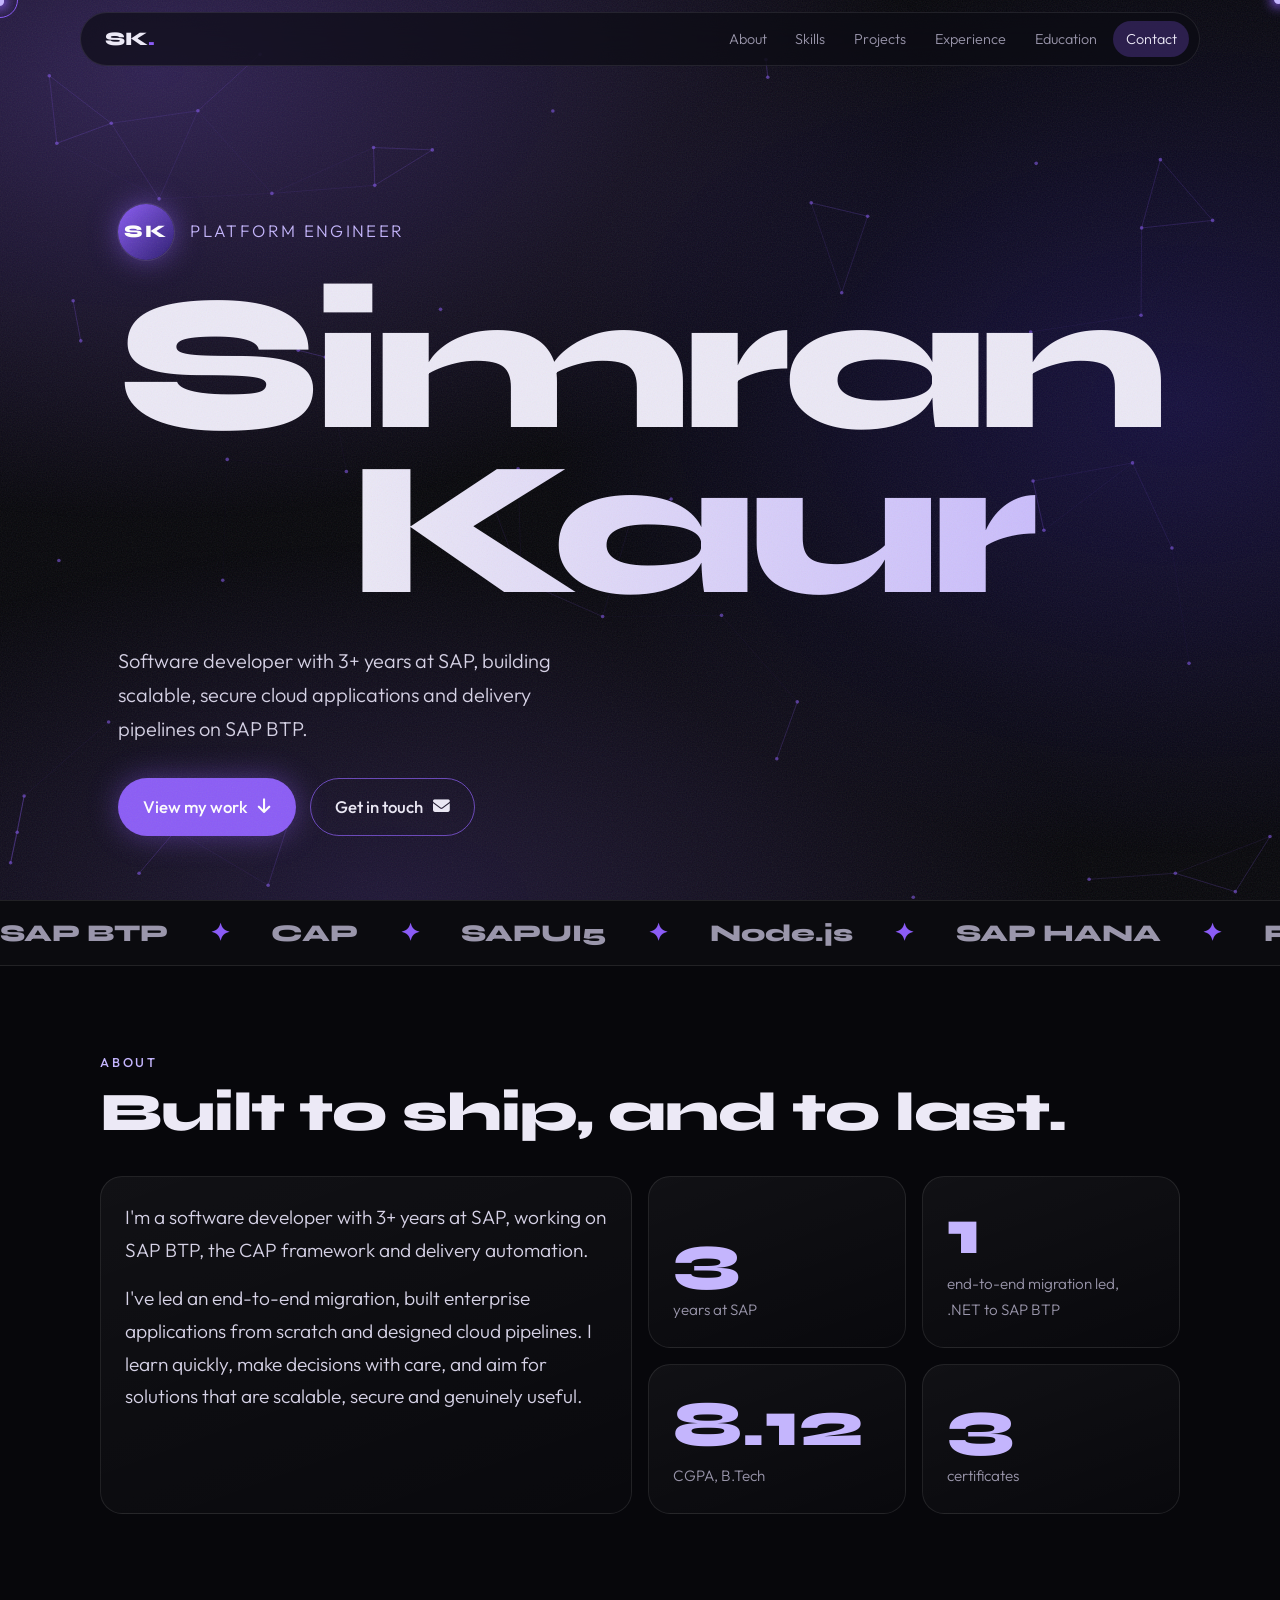
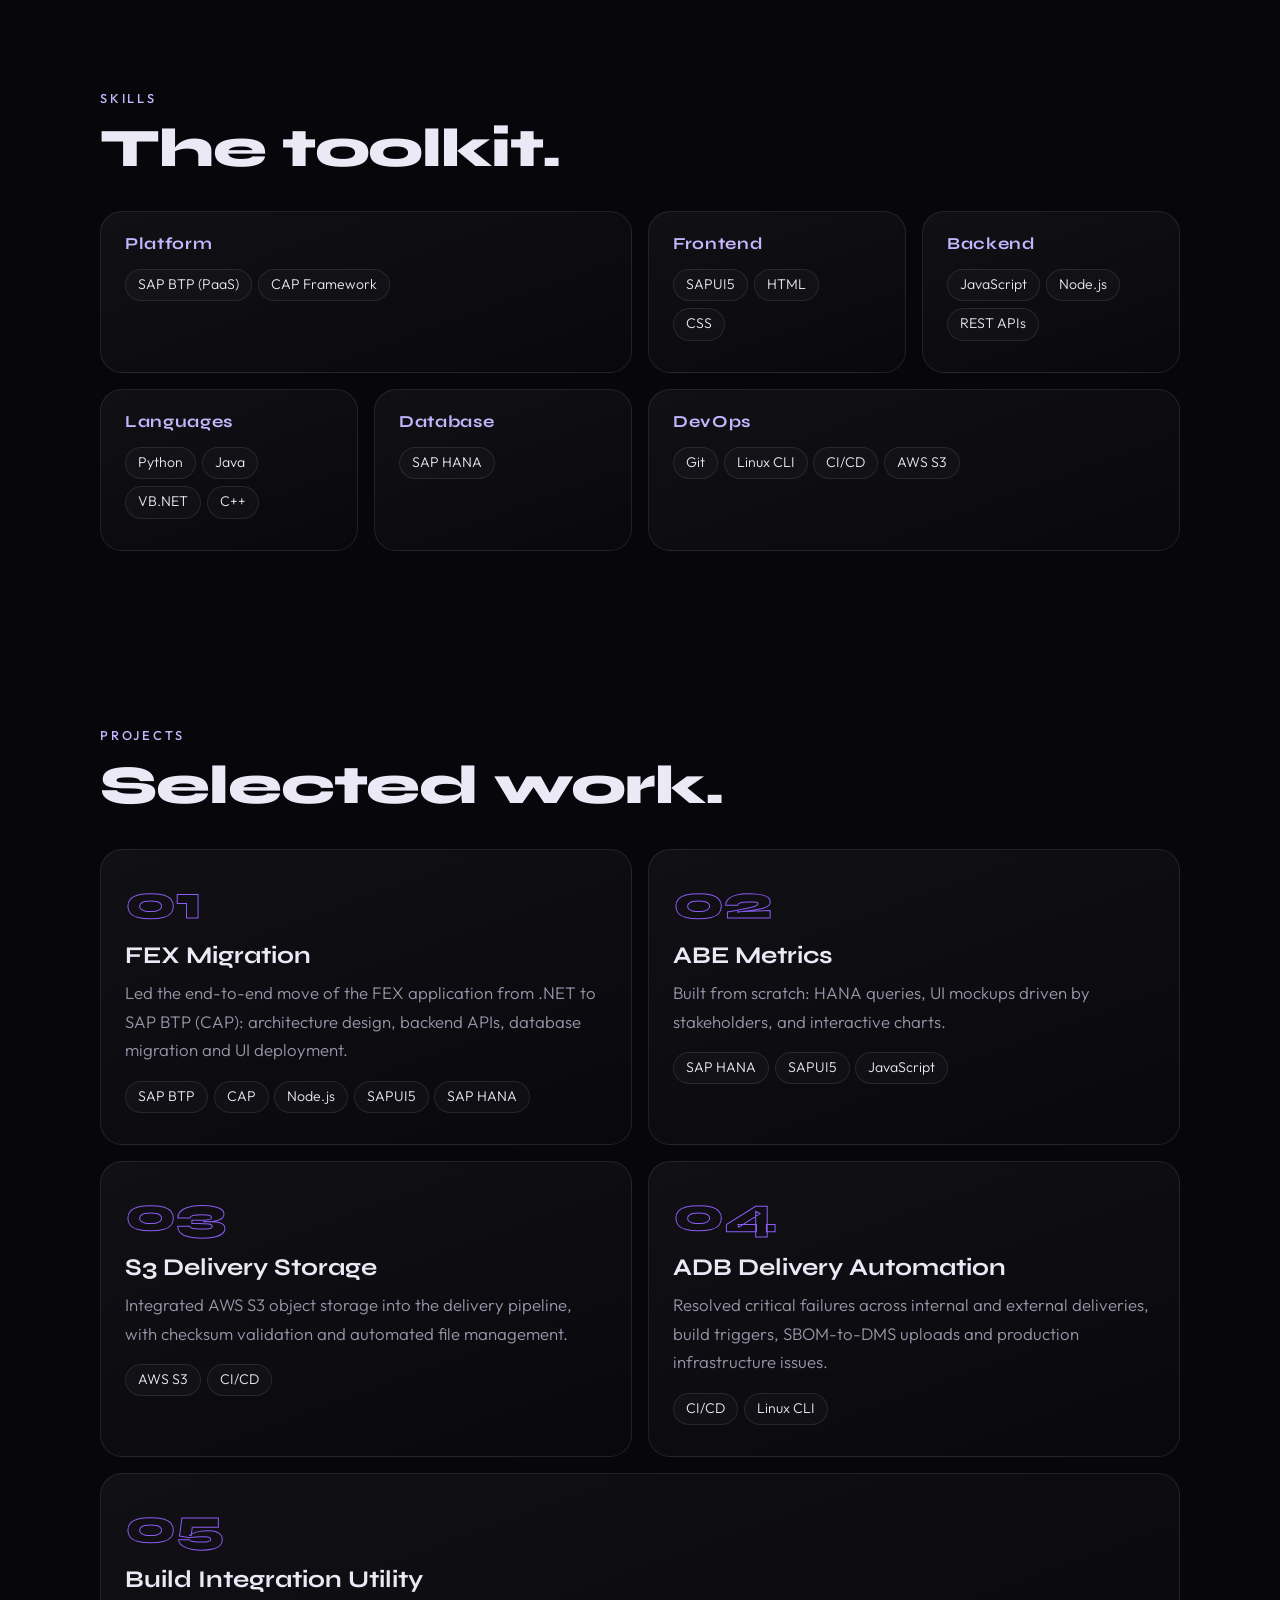
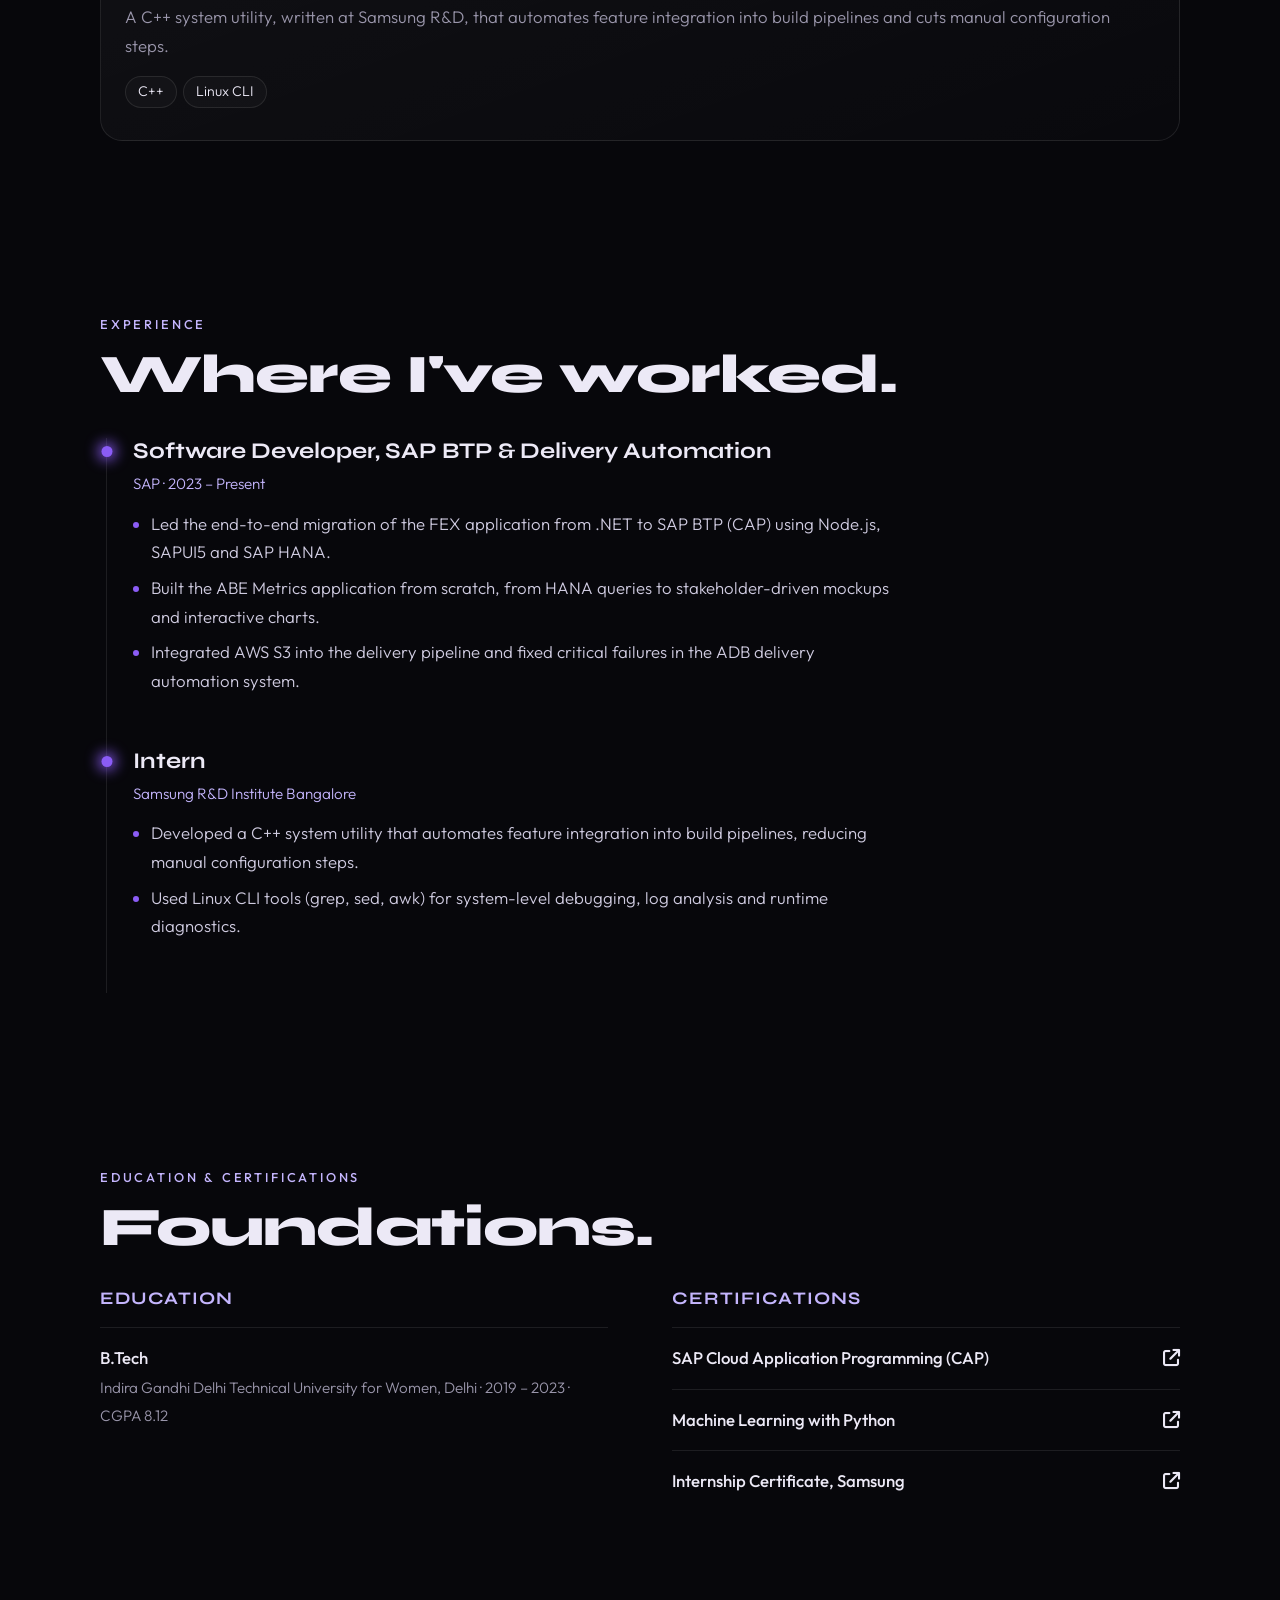
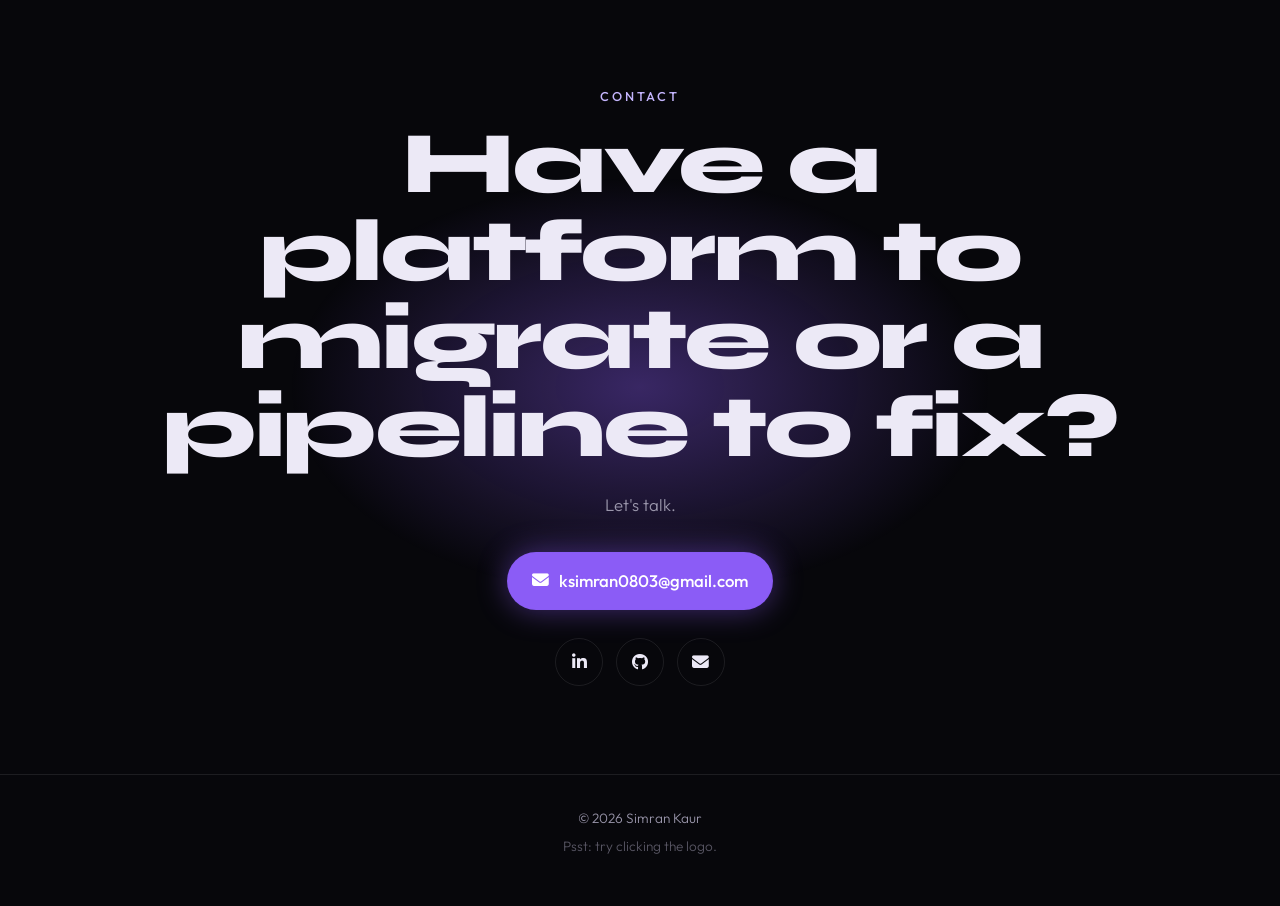
<file: index.html>
<!DOCTYPE html>
<html lang="en">
<head>
<meta charset="utf-8">
<meta name="viewport" content="width=device-width,initial-scale=1">
<title>Simran Kaur – Platform Engineer</title>
<meta name="description" content="Simran Kaur, platform engineer with 3+ years at SAP building on SAP BTP, CAP and delivery automation.">
<meta name="theme-color" content="#07070b">
<link rel="preconnect" href="https://fonts.googleapis.com">
<link rel="preconnect" href="https://fonts.gstatic.com" crossorigin>
<link href="https://fonts.googleapis.com/css2?family=Outfit:wght@300;400;500&family=Syne:wght@600;800&display=swap" rel="stylesheet">
<link rel="stylesheet" href="https://cdnjs.cloudflare.com/ajax/libs/font-awesome/6.5.1/css/all.min.css">
<style>
:root{--a:#8b5cf6;--a2:#c4b5fd;--bg:#07070b;--ink:#ece9f6;--mu:#9a96ab;--ln:#ffffff17;--d:'Syne','Segoe UI',sans-serif;--b:'Outfit','Segoe UI',sans-serif;--p:0}
*{box-sizing:border-box;margin:0}
html{scroll-behavior:smooth;scroll-padding-top:70px}
body{background:var(--bg);color:var(--ink);font:300 1.05rem/1.7 var(--b);overflow-x:hidden}
body::before{content:"";position:fixed;inset:0;z-index:-1;background:radial-gradient(60vw 50vh at 12% 8%,color-mix(in srgb,var(--a) 30%,transparent),transparent),radial-gradient(50vw 50vh at 92% 45%,#1d1457aa,transparent),radial-gradient(55vw 40vh at 30% 100%,color-mix(in srgb,var(--a) 18%,transparent),transparent)}
body::after{content:"";position:fixed;inset:0;z-index:120;pointer-events:none;opacity:.09;background-image:url("data:image/svg+xml;utf8,<svg xmlns='http://www.w3.org/2000/svg' width='160' height='160'><filter id='n'><feTurbulence type='fractalNoise' baseFrequency='.8' numOctaves='2'/></filter><rect width='100%' height='100%' filter='url(%23n)'/></svg>")}
a{color:inherit;text-decoration:none}
a:focus-visible,button:focus-visible{outline:2px solid var(--a2);outline-offset:3px}
h1,h2,h3{font-family:var(--d);line-height:1}
.w{max-width:1120px;margin:0 auto;padding:0 1.25rem}
section{padding:5.5rem 0}
.eb{font:500 .8rem var(--b);letter-spacing:.22em;text-transform:uppercase;color:var(--a2);margin-bottom:1rem}
h2{font-size:clamp(2rem,6vw,3.4rem);font-weight:800;letter-spacing:-.02em;margin-bottom:2.2rem}

/* progress */
#pt,#pv{position:fixed;z-index:150;background:linear-gradient(90deg,var(--a),var(--a2))}
#pt{top:0;left:0;height:3px;width:calc(var(--p)*100%)}
#pv{top:0;right:0;width:3px;height:calc(var(--p)*100%);background:linear-gradient(180deg,var(--a),var(--a2))}
#pt i,#pv i{position:absolute;width:9px;height:9px;border-radius:50%;background:var(--a2);box-shadow:0 0 12px 3px var(--a)}
#pt i{right:-4px;top:-3px}#pv i{bottom:-4px;right:-3px}
@media(max-width:759px){#pv{display:none}}

/* nav */
nav{position:fixed;top:12px;left:50%;transform:translateX(-50%);z-index:140;width:min(1120px,calc(100% - 1.5rem));display:flex;justify-content:space-between;align-items:center;padding:.5rem .6rem .5rem 1.1rem;border:1px solid var(--ln);border-radius:99px;background:#0b0b12aa;backdrop-filter:blur(14px)}
.logo{background:none;border:0;color:var(--ink);font:800 1.2rem var(--d);cursor:pointer}
.logo span{color:var(--a)}
.nl{display:flex;gap:.2rem;font-size:.9rem}
.nl a{padding:.35rem .8rem;border-radius:99px;color:var(--mu);transition:.25s}
.nl a:hover,.nl a.on{color:var(--ink);background:color-mix(in srgb,var(--a) 25%,transparent)}
.nl a:not(.k){display:none}
@media(min-width:900px){.nl a:not(.k){display:block}}
#tl{position:fixed;top:70px;left:50%;transform:translate(-50%,-10px);z-index:145;padding:.35rem 1rem;border-radius:99px;background:var(--a);color:#fff;font-size:.85rem;opacity:0;pointer-events:none;transition:.3s}
#tl.s{opacity:1;transform:translate(-50%,0)}

/* hero */
#home{position:relative;min-height:100svh;display:flex;align-items:flex-end;padding:7rem 0 4rem;overflow:hidden}
#cv{position:absolute;inset:0;width:100%;height:100%;z-index:-1}
.rise{opacity:0;transform:translateY(30px);animation:up .9s cubic-bezier(.2,.7,.2,1) forwards;animation-delay:calc(var(--i)*.11s + .1s)}
@keyframes up{to{opacity:1;transform:none}}
.tr{display:flex;align-items:center;gap:1rem;margin-bottom:1.4rem;font-size:1.05rem;letter-spacing:.14em;text-transform:uppercase;color:var(--a2)}
.av{width:56px;height:56px;border-radius:50%;display:grid;place-items:center;font:800 1.1rem var(--d);color:#fff;background:linear-gradient(135deg,var(--a),#2a1a6e);box-shadow:0 0 0 1px var(--ln),0 0 28px color-mix(in srgb,var(--a) 55%,transparent)}
h1{font-weight:800;font-size:clamp(4rem,19vw,12rem);letter-spacing:-.045em;line-height:.86}
h1 span{display:block}
h1 .l2{background:linear-gradient(90deg,var(--ink),var(--a2));-webkit-background-clip:text;background-clip:text;color:transparent}
@media(min-width:760px){h1 .l2{margin-left:1.2em}}
.vp{max-width:36ch;margin:2rem 0;font-size:1.25rem;color:#d6d2e6}
.bt{display:flex;flex-wrap:wrap;gap:.9rem}
.btn{display:inline-flex;align-items:center;gap:.6rem;padding:.85rem 1.5rem;border-radius:99px;font-weight:500;border:1px solid color-mix(in srgb,var(--a) 70%,transparent);transition:transform .25s,box-shadow .3s,background .3s;will-change:transform}
.btn.p{background:var(--a);color:#fff;box-shadow:0 0 30px color-mix(in srgb,var(--a) 45%,transparent)}
.btn:hover{box-shadow:0 0 40px color-mix(in srgb,var(--a) 60%,transparent)}
.btn:not(.p):hover{background:color-mix(in srgb,var(--a) 20%,transparent)}

/* marquee */
.mq{overflow:hidden;border-block:1px solid var(--ln);padding:1.1rem 0;background:#ffffff05}
.mq div{display:flex;gap:2.6rem;width:max-content;animation:mq 34s linear infinite;font:800 1.5rem var(--d);color:var(--mu)}
.mq div span::after{content:"✦";margin-left:2.6rem;color:var(--a)}
.mq:hover div{animation-play-state:paused}.mq span:hover{color:var(--a2)}
@keyframes mq{to{transform:translateX(-50%)}}

/* bento */
.g{display:grid;gap:1rem;grid-template-columns:1fr}
@media(min-width:620px){.g{grid-template-columns:repeat(2,1fr)}}
@media(min-width:960px){.g{grid-template-columns:repeat(4,1fr)}.s2{grid-column:span 2}.r2{grid-row:span 2}}
.cell{position:relative;overflow:hidden;padding:1.5rem;border:1px solid var(--ln);border-radius:22px;background:linear-gradient(160deg,#ffffff0b,#ffffff03);transform:perspective(900px) rotateX(var(--rx,0deg)) rotateY(var(--ry,0deg));transition:transform .25s,border-color .3s;will-change:transform}
.cell::before{content:"";position:absolute;inset:0;pointer-events:none;opacity:0;transition:opacity .3s;background:radial-gradient(280px circle at var(--mx,50%) var(--my,50%),color-mix(in srgb,var(--a) 32%,transparent),transparent 70%)}
.cell:hover::before{opacity:1}.cell:hover{border-color:color-mix(in srgb,var(--a) 65%,transparent)}
.cell>*{position:relative}
.bio{font-size:1.2rem;color:#d6d2e6}.bio p+p{margin-top:1rem}
.st{display:flex;flex-direction:column;justify-content:flex-end;min-height:150px}
.num{font:800 clamp(2.8rem,6vw,4rem) var(--d);color:var(--a2);line-height:1}
.st small{color:var(--mu);font-size:.95rem;margin-top:.4rem}
.cell h3{font-size:1.05rem;margin-bottom:1rem;letter-spacing:.04em;color:var(--a2)}
.tg{display:inline-block;margin:0 .35rem .45rem 0;padding:.2rem .75rem;border:1px solid var(--ln);border-radius:99px;font-size:.88rem;background:#ffffff06;transition:.25s}
.tg:hover{border-color:var(--a);color:var(--a2)}

/* projects */
.pg{display:grid;gap:1rem}
@media(min-width:760px){.pg{grid-template-columns:repeat(2,1fr)}.pg .cell:last-child{grid-column:span 2}}
.ix{font:800 3rem var(--d);color:transparent;-webkit-text-stroke:1px var(--a);margin-bottom:.8rem}
.pg h3{font-size:1.5rem;margin-bottom:.7rem;color:var(--ink);letter-spacing:0}
.pg p{color:var(--mu);margin-bottom:1rem}

/* timeline */
.tm{border-left:1px solid var(--ln);margin-left:.4rem;padding-left:1.6rem}
.it{position:relative;padding-bottom:2.8rem}
.it::before{content:"";position:absolute;left:-1.6rem;top:.5rem;width:11px;height:11px;transform:translateX(-50%);border-radius:50%;background:var(--a);box-shadow:0 0 14px 3px var(--a)}
.it h3{font-size:1.4rem;line-height:1.2;margin-bottom:.4rem}
.it .m{color:var(--a2);font-size:.95rem;margin-bottom:.8rem}
.it ul{padding-left:1.1rem;color:#cfcbe0;max-width:70ch}.it li{margin-bottom:.45rem}.it li::marker{color:var(--a)}

/* edu */
.ed{display:grid;gap:2.5rem}
@media(min-width:760px){.ed{grid-template-columns:1fr 1fr;gap:4rem}}
.ed h3{font-size:1.1rem;color:var(--a2);margin-bottom:1.2rem;letter-spacing:.06em}
.ed ul{padding:0}
.ed li{list-style:none;padding:1rem 0;border-top:1px solid var(--ln)}
.ed li b{font-weight:500;display:block}.ed li span{color:var(--mu);font-size:.95rem}
.ed a{display:flex;justify-content:space-between;gap:1rem;align-items:center}.ed a:hover{color:var(--a2)}

/* closer */
#contact{text-align:center;position:relative}
#contact::before{content:"";position:absolute;left:50%;top:50%;width:min(700px,90vw);height:420px;transform:translate(-50%,-50%);background:radial-gradient(closest-side,color-mix(in srgb,var(--a) 38%,transparent),transparent);z-index:-1}
#contact h2{font-size:clamp(2.4rem,8vw,5.5rem);max-width:14ch;margin:0 auto 1.2rem;letter-spacing:-.03em}
#contact p.sub{color:var(--mu);margin-bottom:2rem}
.so{display:flex;justify-content:center;gap:.8rem;margin-top:1.8rem}
.so a{width:48px;height:48px;border-radius:50%;display:grid;place-items:center;border:1px solid var(--ln);transition:.25s}
.so a:hover{border-color:var(--a);color:var(--a2);box-shadow:0 0 22px color-mix(in srgb,var(--a) 50%,transparent)}
footer{padding:2rem 0 3rem;text-align:center;color:var(--mu);font-size:.85rem;border-top:1px solid var(--ln)}
footer em{font-style:normal;opacity:.55;display:block;margin-top:.3rem}

/* reveal */
.rv{opacity:0;transform:translateY(34px);transition:opacity .8s,transform .8s cubic-bezier(.2,.7,.2,1);transition-delay:calc(var(--i,0)*.08s)}
.rv.on{opacity:1;transform:none}
.cell.rv.on{transform:perspective(900px) rotateX(var(--rx,0deg)) rotateY(var(--ry,0deg))}

/* cursor */
#cd,#cr{position:fixed;top:0;left:0;z-index:200;pointer-events:none;border-radius:50%;display:none}
#cd{width:7px;height:7px;margin:-3.5px;background:var(--a2)}
#cr{width:36px;height:36px;margin:-18px;border:1px solid var(--a);transition:width .25s,height .25s,margin .25s,background .25s}
#cr.h{width:64px;height:64px;margin:-32px;background:color-mix(in srgb,var(--a) 18%,transparent)}
.fine #cd,.fine #cr{display:block}.fine,.fine a,.fine button{cursor:none}

@media(prefers-reduced-motion:reduce){*{animation:none!important;transition:none!important}.rise,.rv{opacity:1;transform:none}}
</style>
</head>
<body>
<div id="pt"><i></i></div><div id="pv"><i></i></div>
<div id="cd"></div><div id="cr"></div><div id="tl" role="status"></div>

<nav>
  <button class="logo" id="logo" aria-label="Change accent colour">SK<span>.</span></button>
  <div class="nl">
    <a href="#about">About</a><a href="#skills">Skills</a><a href="#projects">Projects</a><a href="#experience">Experience</a><a href="#education">Education</a><a class="k" href="#contact">Contact</a>
  </div>
</nav>

<header id="home">
  <canvas id="cv" aria-hidden="true"></canvas>
  <div class="w">
    <div class="tr rise" style="--i:0"><div class="av" aria-hidden="true">SK</div><span id="scr" data-t="Platform Engineer">Platform Engineer</span></div>
    <h1><span class="rise" style="--i:1">Simran</span><span class="l2 rise" style="--i:2">Kaur</span></h1>
    <p class="vp rise" style="--i:3">Software developer with 3+ years at SAP, building scalable, secure cloud applications and delivery pipelines on SAP BTP.</p>
    <div class="bt rise" style="--i:4">
      <a class="btn p mag" href="#projects">View my work <i class="fa-solid fa-arrow-down"></i></a>
      <a class="btn mag" href="mailto:ksimran0803@gmail.com">Get in touch <i class="fa-solid fa-envelope"></i></a>
    </div>
  </div>
</header>

<div class="mq" aria-label="Skills"><div id="mq">
  <span>SAP BTP</span><span>CAP</span><span>SAPUI5</span><span>Node.js</span><span>SAP HANA</span><span>Python</span><span>Java</span><span>REST APIs</span><span>CI/CD</span><span>AWS S3</span><span>Linux CLI</span><span>Git</span>
</div></div>

<section id="about"><div class="w">
  <p class="eb rv">About</p><h2 class="rv">Built to ship, and to last.</h2>
  <div class="g">
    <div class="cell tilt s2 r2 rv bio">
      <p>I'm a software developer with 3+ years at SAP, working on SAP BTP, the CAP framework and delivery automation.</p>
      <p>I've led an end-to-end migration, built enterprise applications from scratch and designed cloud pipelines. I learn quickly, make decisions with care, and aim for solutions that are scalable, secure and genuinely useful.</p>
    </div>
    <div class="cell tilt st rv" style="--i:1"><div class="num" data-to="3" data-suf="+">0</div><small>years at SAP</small></div>
    <div class="cell tilt st rv" style="--i:2"><div class="num" data-to="1">0</div><small>end-to-end migration led, .NET to SAP BTP</small></div>
    <div class="cell tilt st rv" style="--i:3"><div class="num" data-to="8.12" data-dec="2">0</div><small>CGPA, B.Tech</small></div>
    <div class="cell tilt st rv" style="--i:4"><div class="num" data-to="3">0</div><small>certificates</small></div>
  </div>
</div></section>

<section id="skills"><div class="w">
  <p class="eb rv">Skills</p><h2 class="rv">The toolkit.</h2>
  <div class="g">
    <div class="cell tilt s2 rv"><h3>Platform</h3><span class="tg">SAP BTP (PaaS)</span><span class="tg">CAP Framework</span></div>
    <div class="cell tilt rv" style="--i:1"><h3>Frontend</h3><span class="tg">SAPUI5</span><span class="tg">HTML</span><span class="tg">CSS</span></div>
    <div class="cell tilt rv" style="--i:2"><h3>Backend</h3><span class="tg">JavaScript</span><span class="tg">Node.js</span><span class="tg">REST APIs</span></div>
    <div class="cell tilt rv" style="--i:3"><h3>Languages</h3><span class="tg">Python</span><span class="tg">Java</span><span class="tg">VB.NET</span><span class="tg">C++</span></div>
    <div class="cell tilt rv" style="--i:4"><h3>Database</h3><span class="tg">SAP HANA</span></div>
    <div class="cell tilt s2 rv" style="--i:5"><h3>DevOps</h3><span class="tg">Git</span><span class="tg">Linux CLI</span><span class="tg">CI/CD</span><span class="tg">AWS S3</span></div>
  </div>
</div></section>

<section id="projects"><div class="w">
  <p class="eb rv">Projects</p><h2 class="rv">Selected work.</h2>
  <div class="pg">
    <article class="cell tilt rv"><div class="ix">01</div><h3>FEX Migration</h3><p>Led the end-to-end move of the FEX application from .NET to SAP BTP (CAP): architecture design, backend APIs, database migration and UI deployment.</p><span class="tg">SAP BTP</span><span class="tg">CAP</span><span class="tg">Node.js</span><span class="tg">SAPUI5</span><span class="tg">SAP HANA</span></article>
    <article class="cell tilt rv" style="--i:1"><div class="ix">02</div><h3>ABE Metrics</h3><p>Built from scratch: HANA queries, UI mockups driven by stakeholders, and interactive charts.</p><span class="tg">SAP HANA</span><span class="tg">SAPUI5</span><span class="tg">JavaScript</span></article>
    <article class="cell tilt rv"><div class="ix">03</div><h3>S3 Delivery Storage</h3><p>Integrated AWS S3 object storage into the delivery pipeline, with checksum validation and automated file management.</p><span class="tg">AWS S3</span><span class="tg">CI/CD</span></article>
    <article class="cell tilt rv" style="--i:1"><div class="ix">04</div><h3>ADB Delivery Automation</h3><p>Resolved critical failures across internal and external deliveries, build triggers, SBOM-to-DMS uploads and production infrastructure issues.</p><span class="tg">CI/CD</span><span class="tg">Linux CLI</span></article>
    <article class="cell tilt rv"><div class="ix">05</div><h3>Build Integration Utility</h3><p>A C++ system utility, written at Samsung R&amp;D, that automates feature integration into build pipelines and cuts manual configuration steps.</p><span class="tg">C++</span><span class="tg">Linux CLI</span></article>
  </div>
</div></section>

<section id="experience"><div class="w">
  <p class="eb rv">Experience</p><h2 class="rv">Where I've worked.</h2>
  <div class="tm">
    <div class="it rv"><h3>Software Developer, SAP BTP &amp; Delivery Automation</h3><p class="m">SAP · 2023 – Present</p>
      <ul>
        <li>Led the end-to-end migration of the FEX application from .NET to SAP BTP (CAP) using Node.js, SAPUI5 and SAP HANA.</li>
        <li>Built the ABE Metrics application from scratch, from HANA queries to stakeholder-driven mockups and interactive charts.</li>
        <li>Integrated AWS S3 into the delivery pipeline and fixed critical failures in the ADB delivery automation system.</li>
      </ul></div>
    <div class="it rv"><h3>Intern</h3><p class="m">Samsung R&amp;D Institute Bangalore</p>
      <ul>
        <li>Developed a C++ system utility that automates feature integration into build pipelines, reducing manual configuration steps.</li>
        <li>Used Linux CLI tools (grep, sed, awk) for system-level debugging, log analysis and runtime diagnostics.</li>
      </ul></div>
  </div>
</div></section>

<section id="education"><div class="w">
  <p class="eb rv">Education &amp; Certifications</p><h2 class="rv">Foundations.</h2>
  <div class="ed">
    <div class="rv"><h3>EDUCATION</h3><ul><li><b>B.Tech</b><span>Indira Gandhi Delhi Technical University for Women, Delhi · 2019 – 2023 · CGPA 8.12</span></li></ul></div>
    <div class="rv" style="--i:1"><h3>CERTIFICATIONS</h3><ul>
      <li><a href="https://www.credly.com/badges/45a16bfa-107a-4c5b-972e-e553eb8d101d/linked_in_profile" target="_blank" rel="noopener"><b>SAP Cloud Application Programming (CAP)</b><i class="fa-solid fa-arrow-up-right-from-square"></i></a></li>
      <li><a href="https://drive.google.com/file/d/1E2sQeLmztRCgQAMLDAROKIT0qK91MCkR/view" target="_blank" rel="noopener"><b>Machine Learning with Python</b><i class="fa-solid fa-arrow-up-right-from-square"></i></a></li>
      <li><a href="https://drive.google.com/file/d/158qOrLDaNOJLoVh8jooyUg1I-P8wBVu/view?usp=sharing" target="_blank" rel="noopener"><b>Internship Certificate, Samsung</b><i class="fa-solid fa-arrow-up-right-from-square"></i></a></li>
    </ul></div>
  </div>
</div></section>

<section id="contact"><div class="w">
  <p class="eb rv">Contact</p>
  <h2 class="rv">Have a platform to migrate or a pipeline to fix?</h2>
  <p class="sub rv">Let's talk.</p>
  <a class="btn p mag rv" href="mailto:ksimran0803@gmail.com"><i class="fa-solid fa-envelope"></i> ksimran0803@gmail.com</a>
  <div class="so rv">
    <a href="https://www.linkedin.com/in/simran-kaur-6878801a1" target="_blank" rel="noopener" aria-label="LinkedIn"><i class="fa-brands fa-linkedin-in"></i></a>
    <a href="https://github.com/SimranKaur-08/" target="_blank" rel="noopener" aria-label="GitHub"><i class="fa-brands fa-github"></i></a>
    <a href="mailto:ksimran0803@gmail.com" aria-label="Email"><i class="fa-solid fa-envelope"></i></a>
  </div>
</div></section>

<footer>&copy; <span id="yr"></span> Simran Kaur<em>Psst: try clicking the logo.</em></footer>

<script>
const $=s=>document.querySelector(s),$$=s=>[...document.querySelectorAll(s)],R=document.documentElement;
const fine=matchMedia('(hover:hover) and (pointer:fine)').matches,calm=matchMedia('(prefers-reduced-motion:reduce)').matches;
$('#yr').textContent=new Date().getFullYear();
$('#mq').innerHTML+=$('#mq').innerHTML;
if(fine)R.classList.add('fine');

/* accent themes (easter egg) */
const TH=[['#8b5cf6','#c4b5fd','Violet'],['#22d3ee','#a5f3fc','Cyan'],['#f472b6','#fbcfe8','Rose'],['#a3e635','#d9f99d','Lime'],['#fb923c','#fed7aa','Amber']];
let ti=0,ac='#8b5cf6',tt;
$('#logo').onclick=()=>{ti=(ti+1)%TH.length;const[t,u,n]=TH[ti];R.style.setProperty('--a',t);R.style.setProperty('--a2',u);ac=t;
  const l=$('#tl');l.textContent=n+' mode';l.classList.add('s');clearTimeout(tt);tt=setTimeout(()=>l.classList.remove('s'),1400)};

/* scroll progress */
let tk=0;
addEventListener('scroll',()=>{if(tk)return;tk=requestAnimationFrame(()=>{tk=0;
  const m=R.scrollHeight-innerHeight;R.style.setProperty('--p',m>0?Math.min(1,scrollY/m):0)})},{passive:true});

/* active nav */
const links=$$('.nl a');
$$('section').forEach(s=>new IntersectionObserver(es=>es.forEach(e=>{if(e.isIntersecting)links.forEach(a=>a.classList.toggle('on',a.getAttribute('href')==='#'+s.id))}),{rootMargin:'-45% 0px -50% 0px'}).observe(s));

/* reveal + count-up */
function count(el){const to=+el.dataset.to,dec=+el.dataset.dec||0,suf=el.dataset.suf||'',t0=performance.now();
  (function f(t){const k=Math.min(1,(t-t0)/1400),v=to*(1-Math.pow(1-k,3));el.textContent=v.toFixed(dec)+(k===1?suf:'');if(k<1)requestAnimationFrame(f)})(t0)}
const io=new IntersectionObserver(es=>es.forEach(e=>{if(!e.isIntersecting)return;e.target.classList.add('on');
  e.target.querySelectorAll('.num').forEach(count);io.unobserve(e.target)}),{threshold:.2});
$$('.rv').forEach(e=>io.observe(e));

/* hero word scramble */
(function(){const el=$('#scr'),T=el.dataset.t,C='!<>-_/[]{}=+*^?#01';if(calm)return;let f=0;
  setTimeout(function r(){el.textContent=[...T].map((c,i)=>c===' '?' ':(i<f/1.6?c:C[Math.random()*C.length|0])).join('');
    if(f++<T.length*1.6+2)setTimeout(r,38);else el.textContent=T},500)})();

/* tilt + cursor glow */
$$('.tilt').forEach(c=>{
  c.addEventListener('pointermove',e=>{const r=c.getBoundingClientRect(),x=e.clientX-r.left,y=e.clientY-r.top;
    c.style.setProperty('--mx',x+'px');c.style.setProperty('--my',y+'px');
    if(fine&&!calm){c.style.setProperty('--rx',((y/r.height-.5)*-7).toFixed(2)+'deg');c.style.setProperty('--ry',((x/r.width-.5)*7).toFixed(2)+'deg')}});
  c.addEventListener('pointerleave',()=>{c.style.setProperty('--rx','0deg');c.style.setProperty('--ry','0deg')})});

/* magnetic buttons */
if(fine&&!calm)$$('.mag').forEach(b=>{
  b.addEventListener('pointermove',e=>{const r=b.getBoundingClientRect();
    b.style.transform=`translate(${(e.clientX-r.left-r.width/2)*.28}px,${(e.clientY-r.top-r.height/2)*.35}px)`});
  b.addEventListener('pointerleave',()=>b.style.transform='')});

/* custom cursor */
if(fine){const d=$('#cd'),r=$('#cr');let x=0,y=0,rx=0,ry=0;
  addEventListener('pointermove',e=>{x=e.clientX;y=e.clientY;d.style.transform=`translate(${x}px,${y}px)`});
  addEventListener('pointerover',e=>r.classList.toggle('h',!!e.target.closest('a,button')));
  (function l(){rx+=(x-rx)*.16;ry+=(y-ry)*.16;r.style.transform=`translate(${rx}px,${ry}px)`;requestAnimationFrame(l)})()}

/* hero motion graphic: drifting network that reacts to the mouse */
(function(){const cv=$('#cv'),g=cv.getContext('2d');let W,H,P=[],m={x:-999,y:-999},on=true;
  function size(){const d=Math.min(devicePixelRatio||1,1.5);W=cv.clientWidth;H=cv.clientHeight;cv.width=W*d;cv.height=H*d;g.setTransform(d,0,0,d,0,0);
    P=Array.from({length:W<700?28:58},()=>({x:Math.random()*W,y:Math.random()*H,vx:(Math.random()-.5)*.35,vy:(Math.random()-.5)*.35}))}
  size();addEventListener('resize',size);
  $('#home').addEventListener('pointermove',e=>{const r=cv.getBoundingClientRect();m.x=e.clientX-r.left;m.y=e.clientY-r.top});
  $('#home').addEventListener('pointerleave',()=>{m.x=m.y=-999});
  new IntersectionObserver(e=>on=e[0].isIntersecting).observe(cv);
  function frame(){g.clearRect(0,0,W,H);g.fillStyle=g.strokeStyle=ac;
    for(const p of P){const dx=p.x-m.x,dy=p.y-m.y,q=dx*dx+dy*dy;if(q<22000){p.vx+=dx/Math.sqrt(q+1)*.03;p.vy+=dy/Math.sqrt(q+1)*.03}
      p.vx*=.995;p.vy*=.995;p.x+=p.vx;p.y+=p.vy;if(p.x<0||p.x>W)p.vx*=-1;if(p.y<0||p.y>H)p.vy*=-1;
      g.globalAlpha=.55;g.beginPath();g.arc(p.x,p.y,1.8,0,6.3);g.fill()}
    for(let i=0;i<P.length;i++)for(let j=i+1;j<P.length;j++){const a=P[i],b=P[j],dx=a.x-b.x,dy=a.y-b.y,q=dx*dx+dy*dy;
      if(q<16000){g.globalAlpha=(1-q/16000)*.28;g.beginPath();g.moveTo(a.x,a.y);g.lineTo(b.x,b.y);g.stroke()}}}
  function loop(){requestAnimationFrame(loop);if(on&&!document.hidden)frame()}
  calm?frame():loop()})();
</script>
</body>
</html>
</file>
